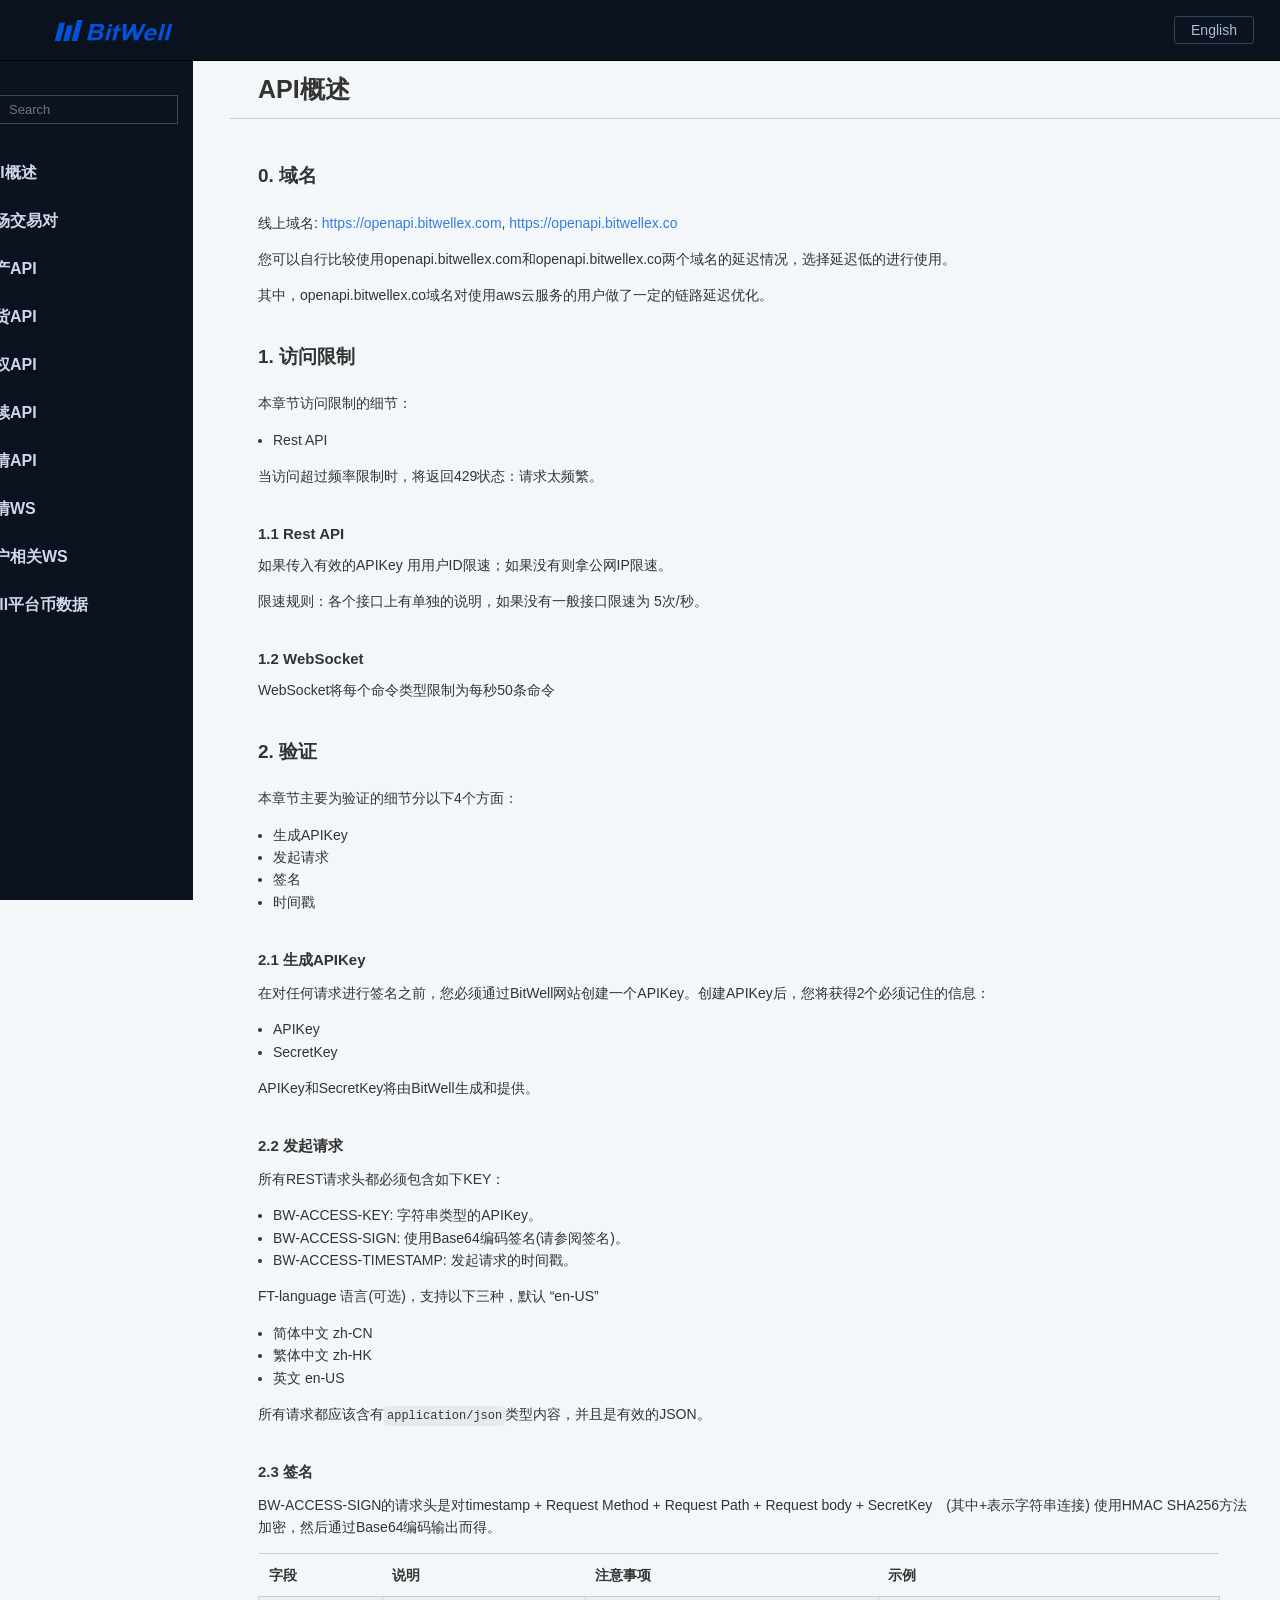
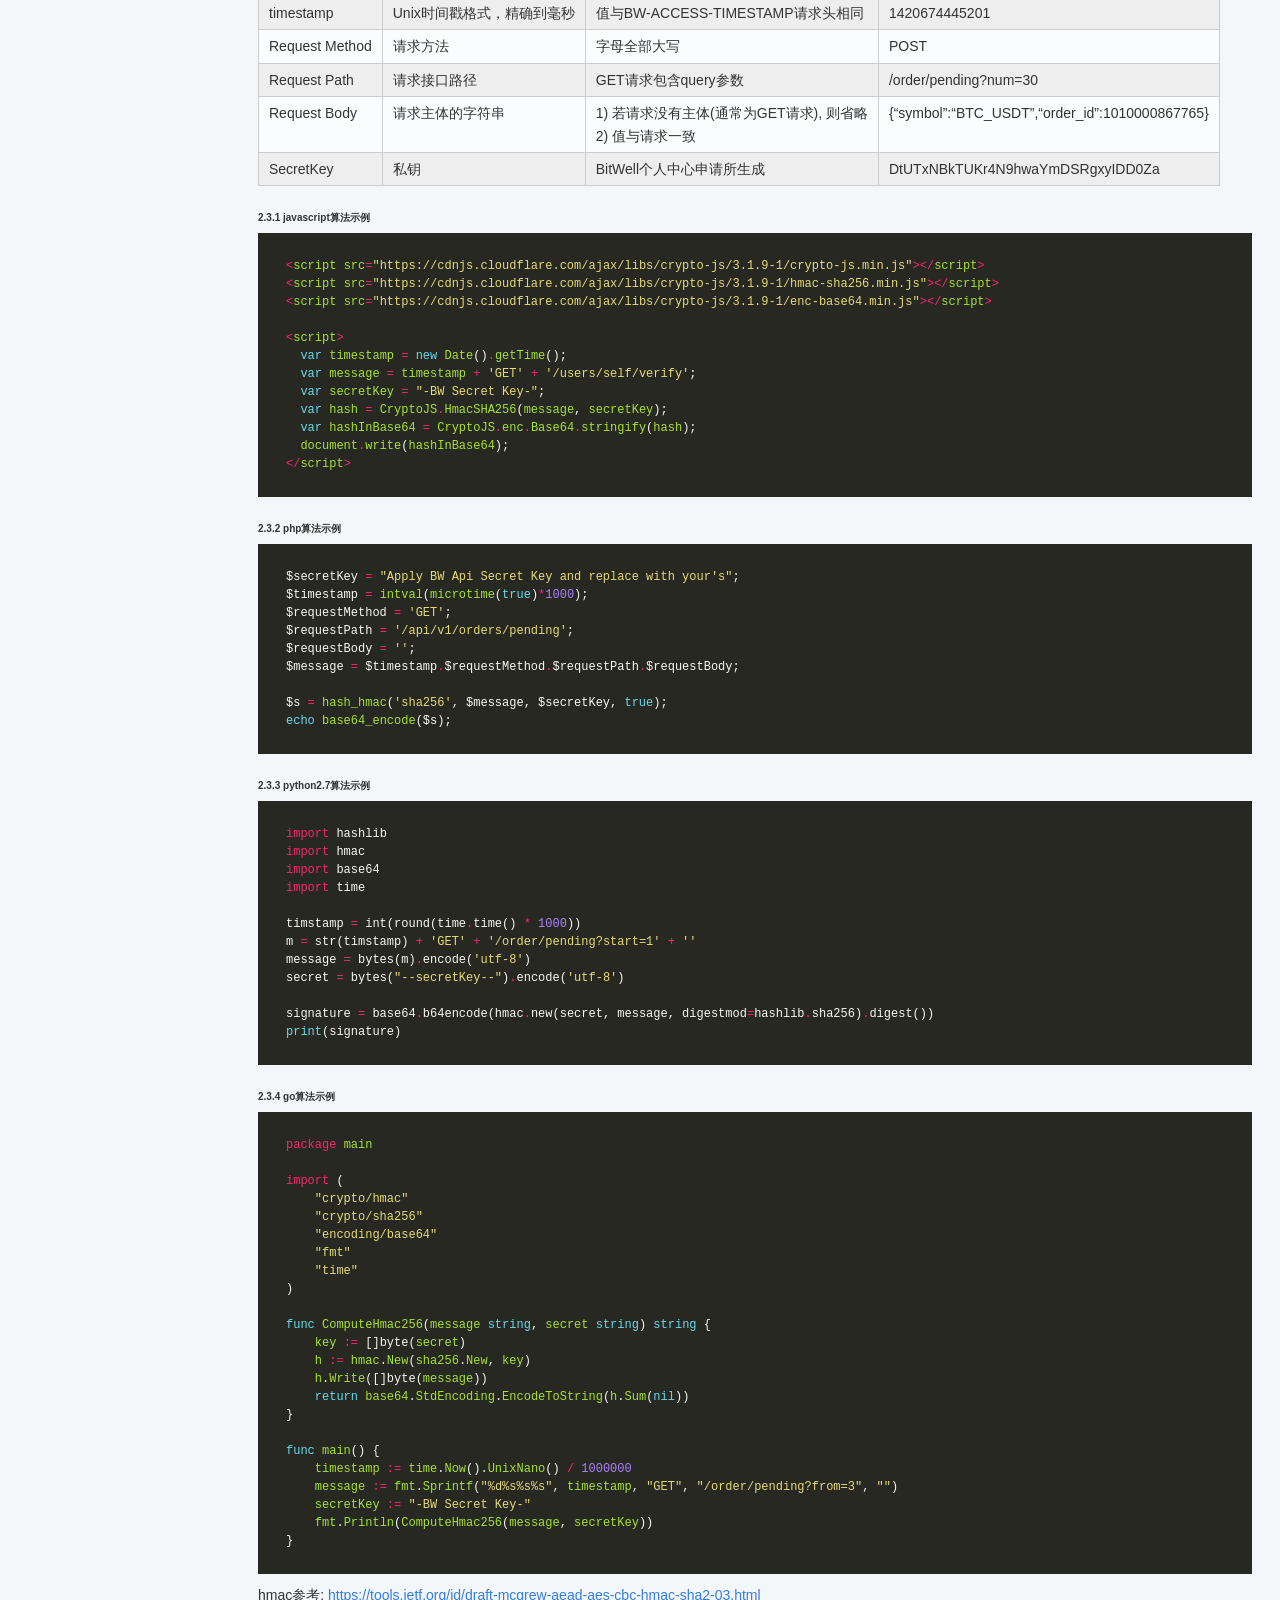
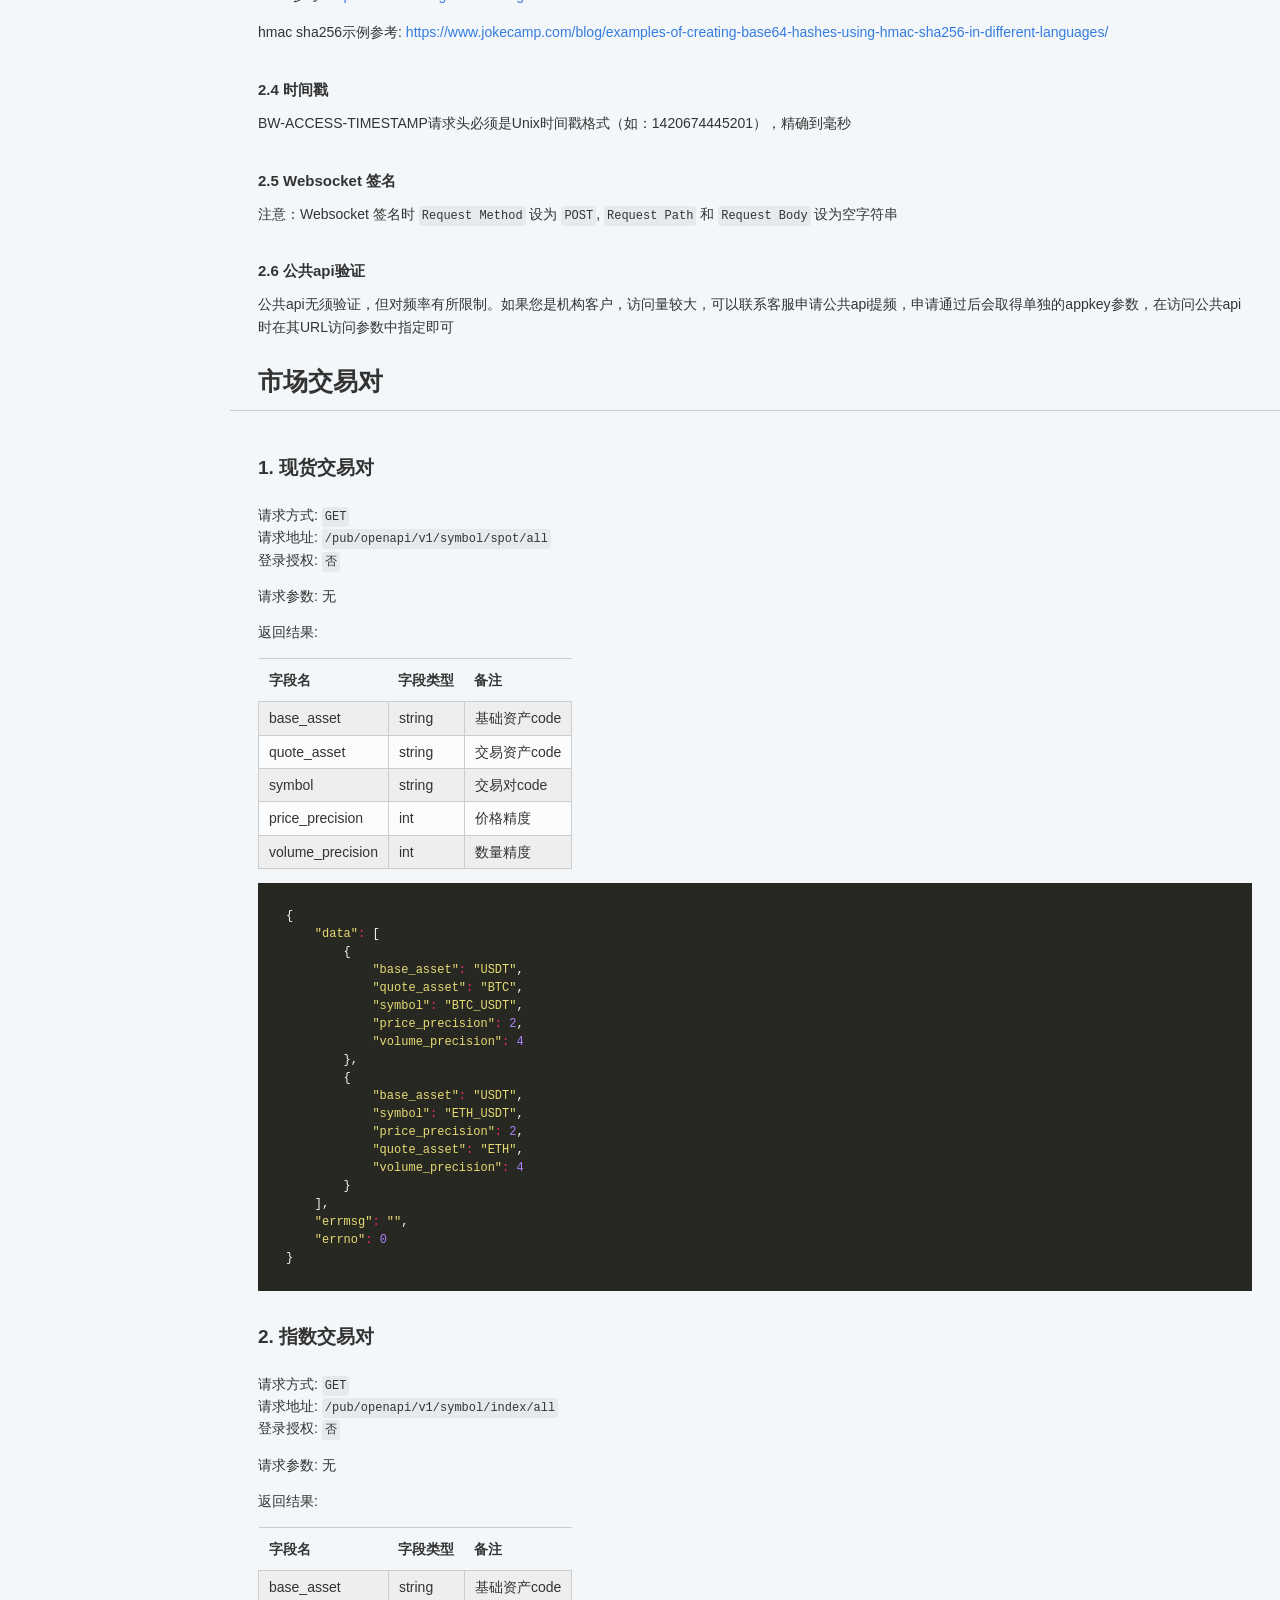
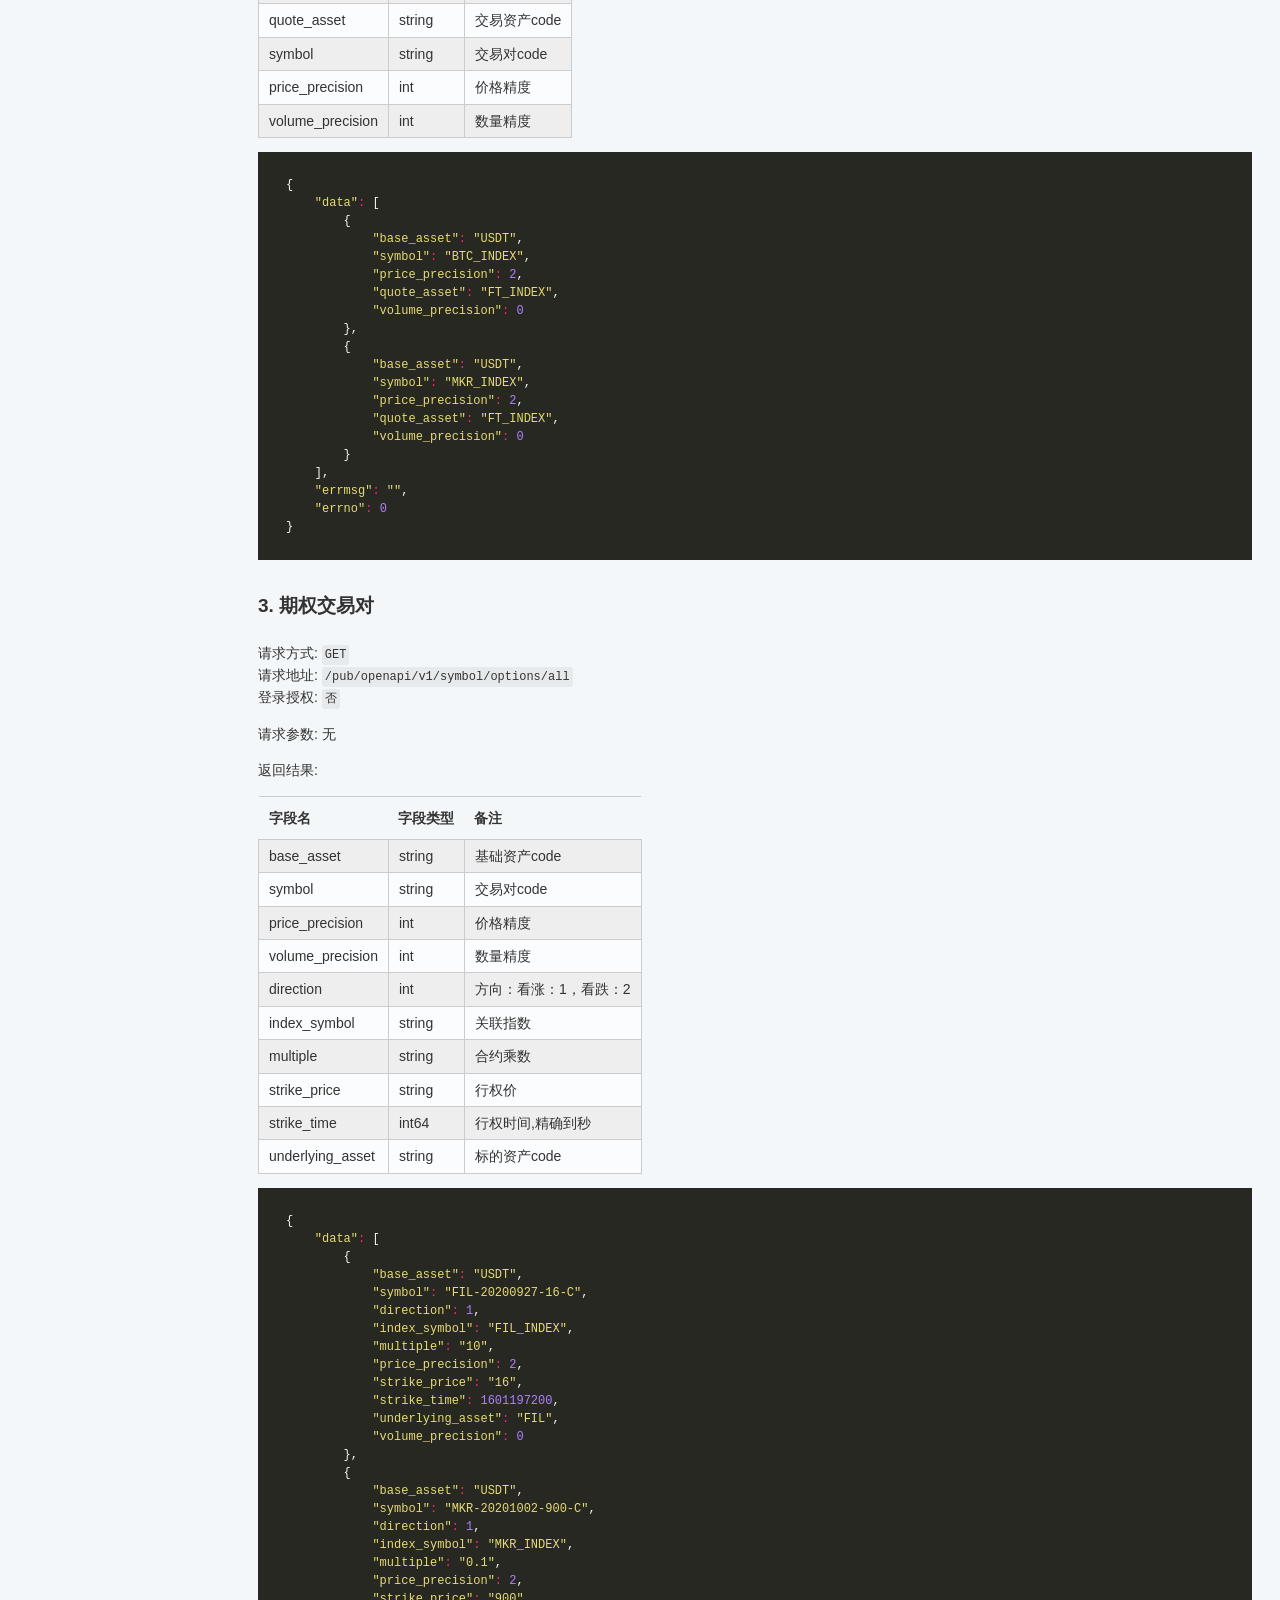
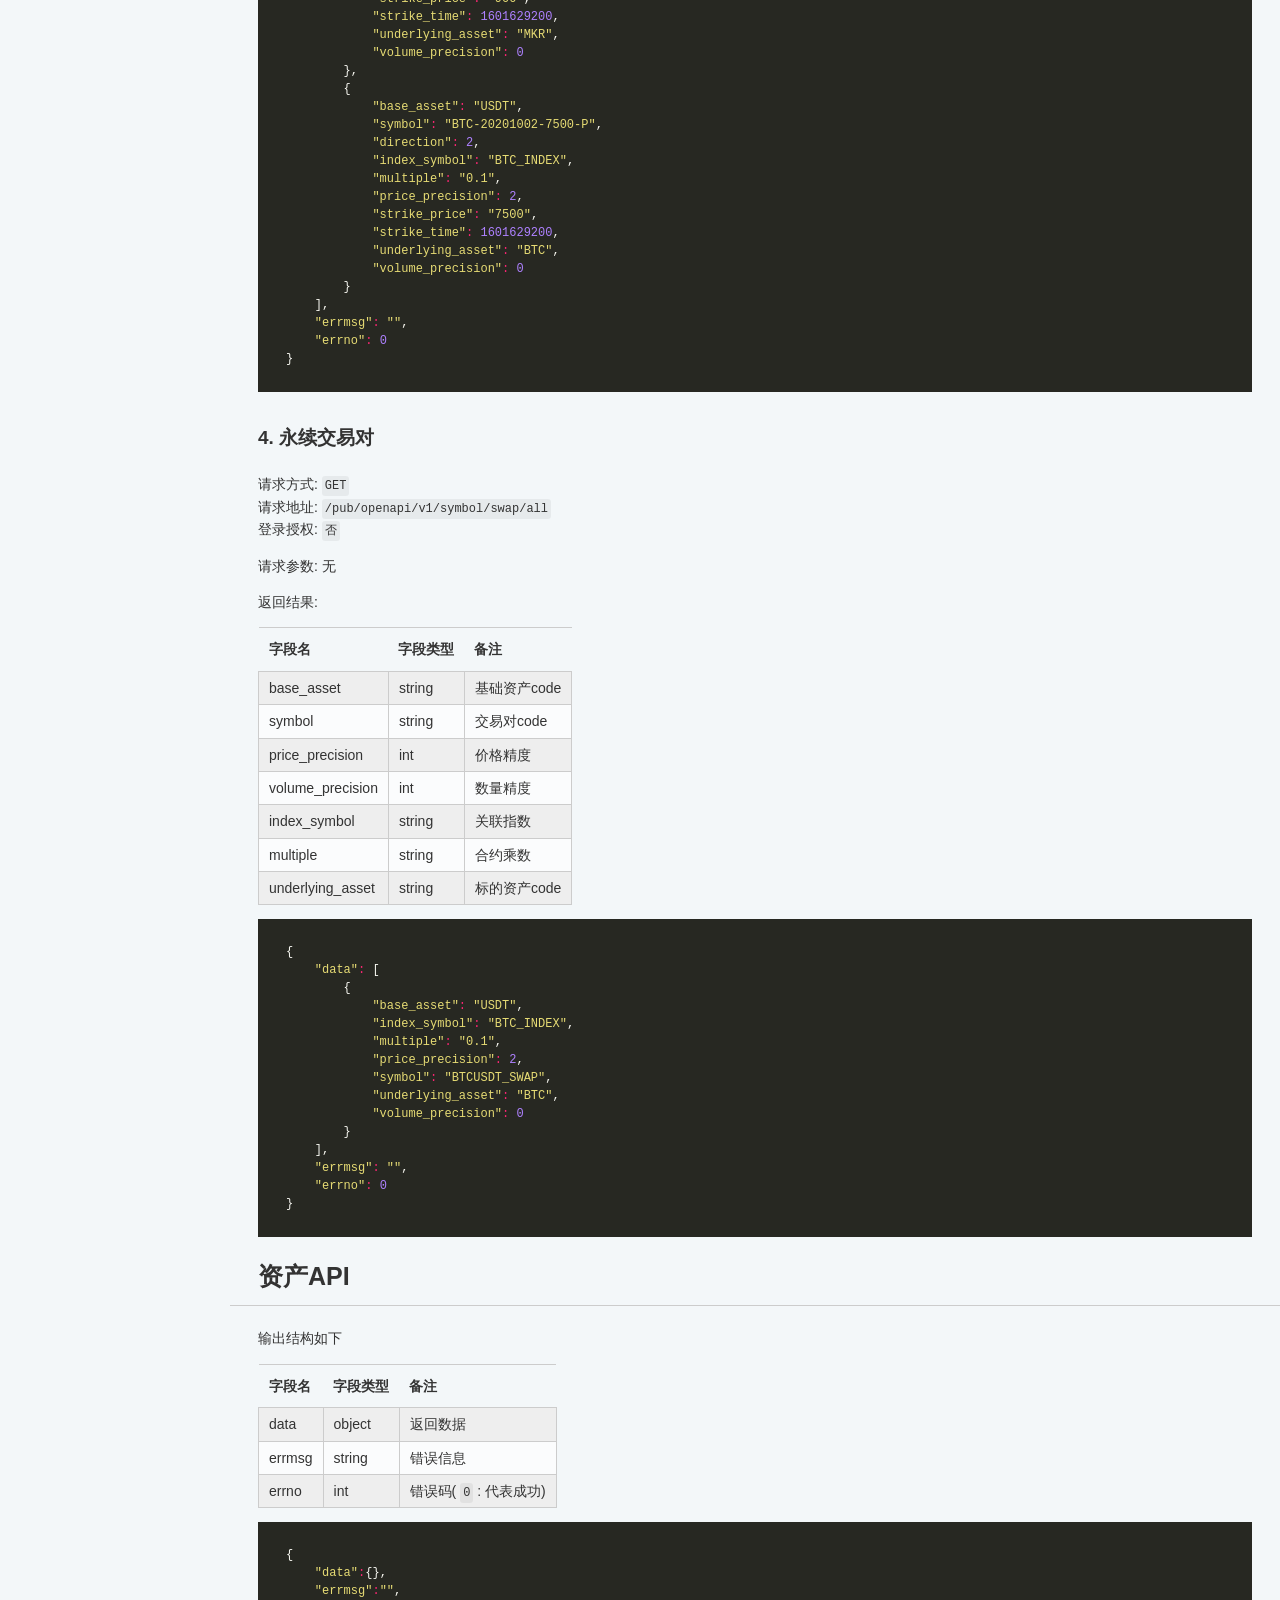
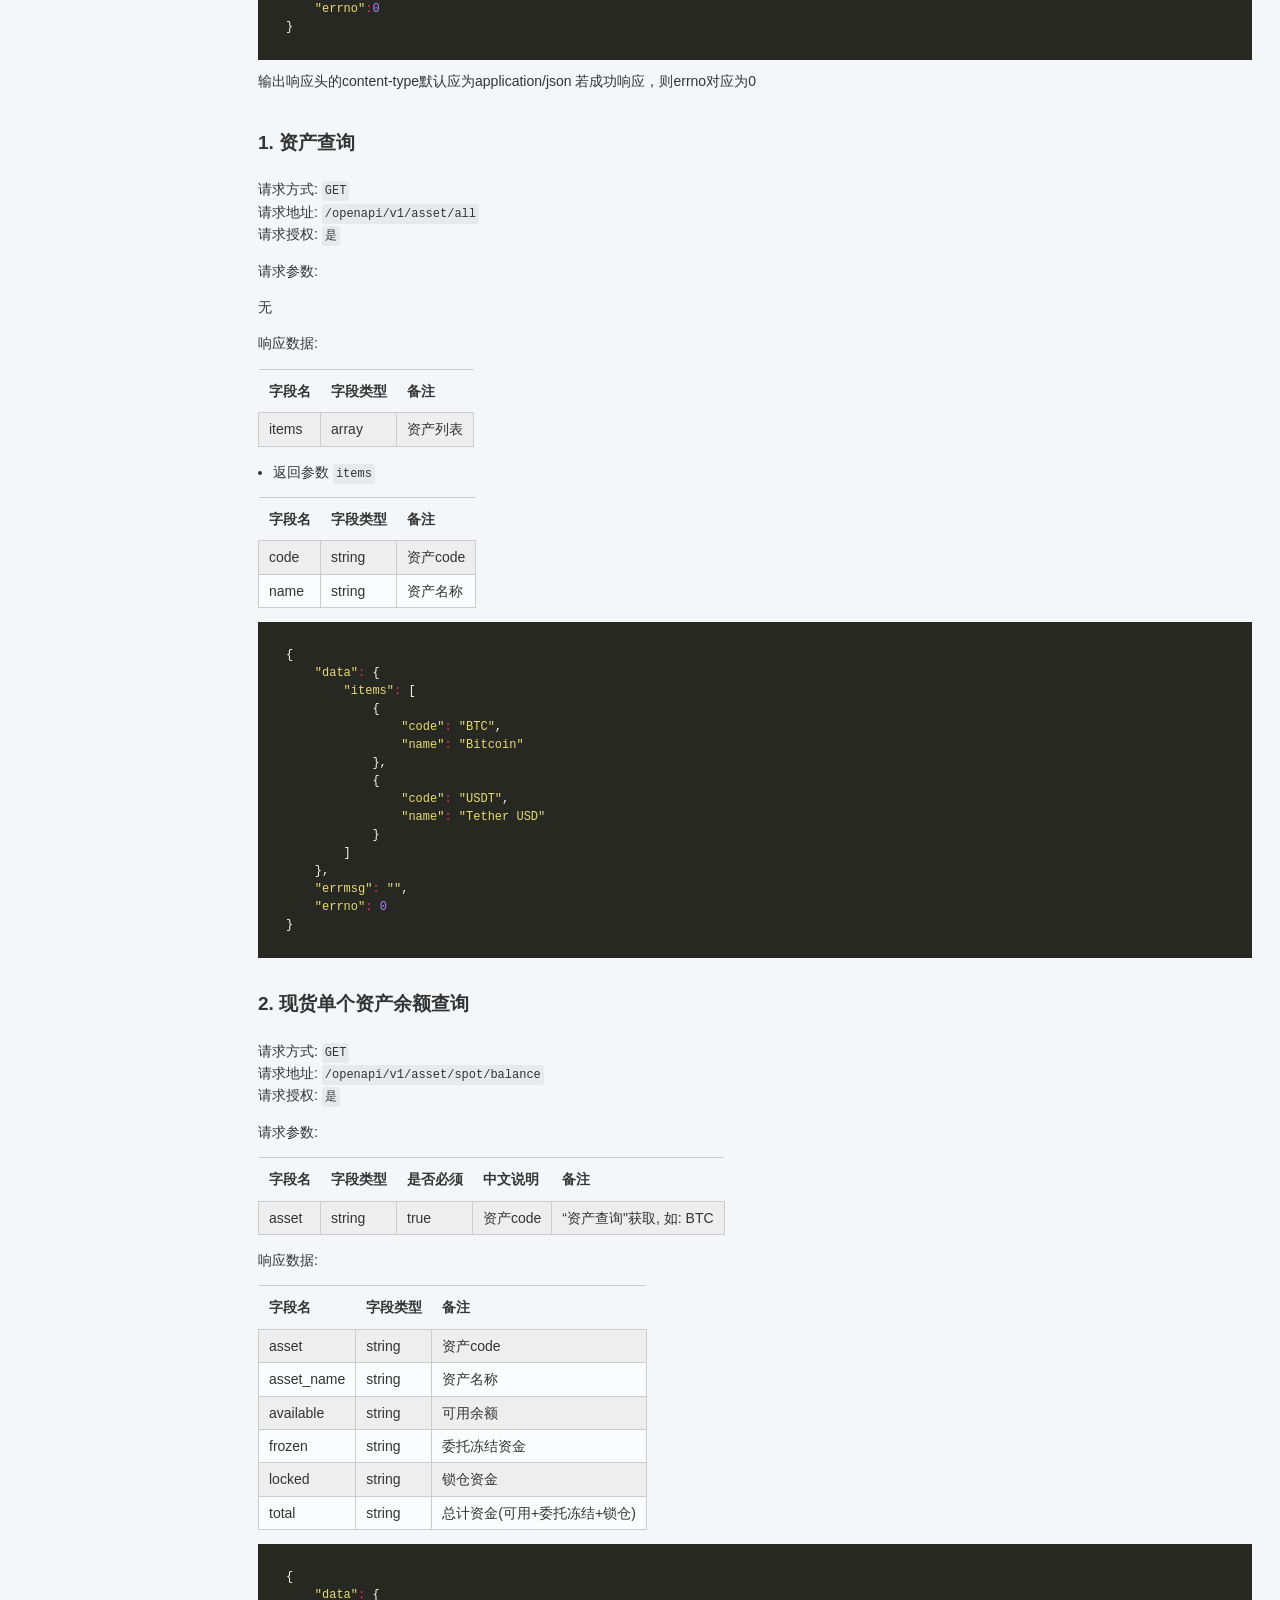
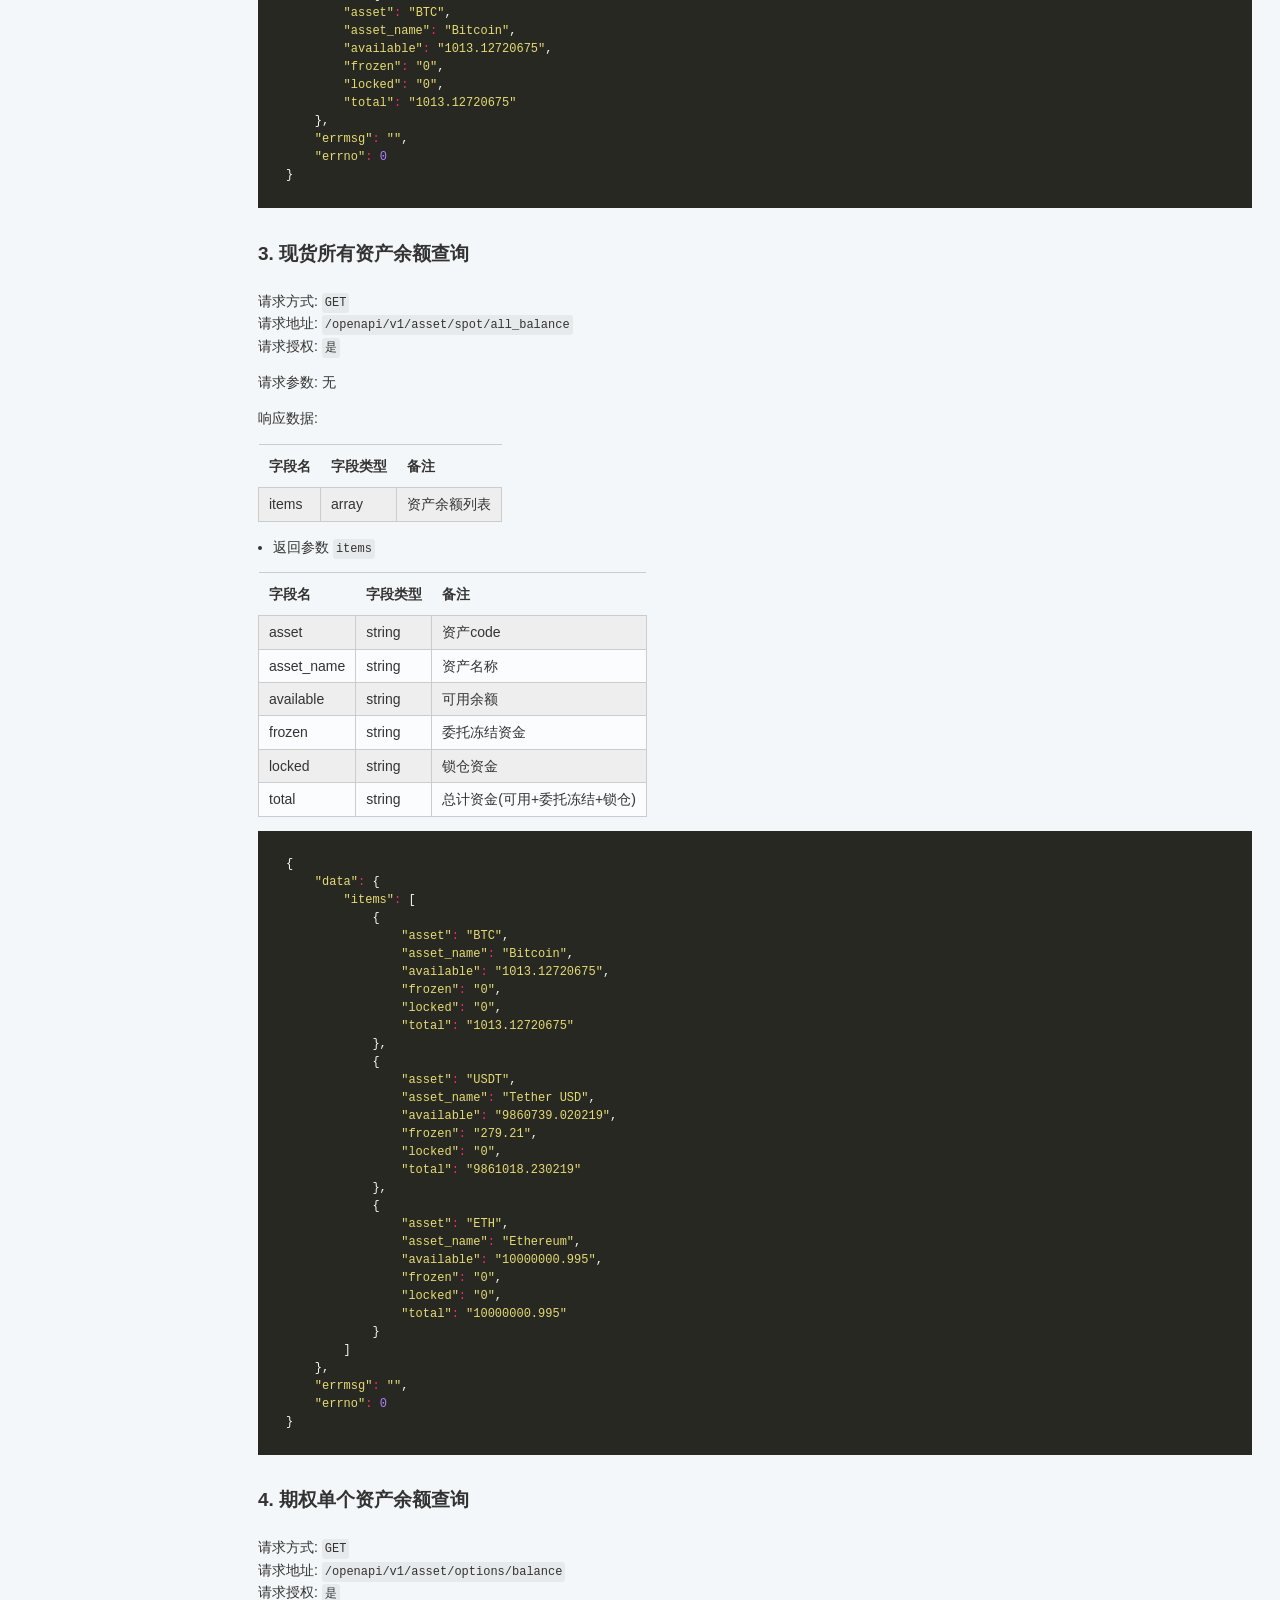
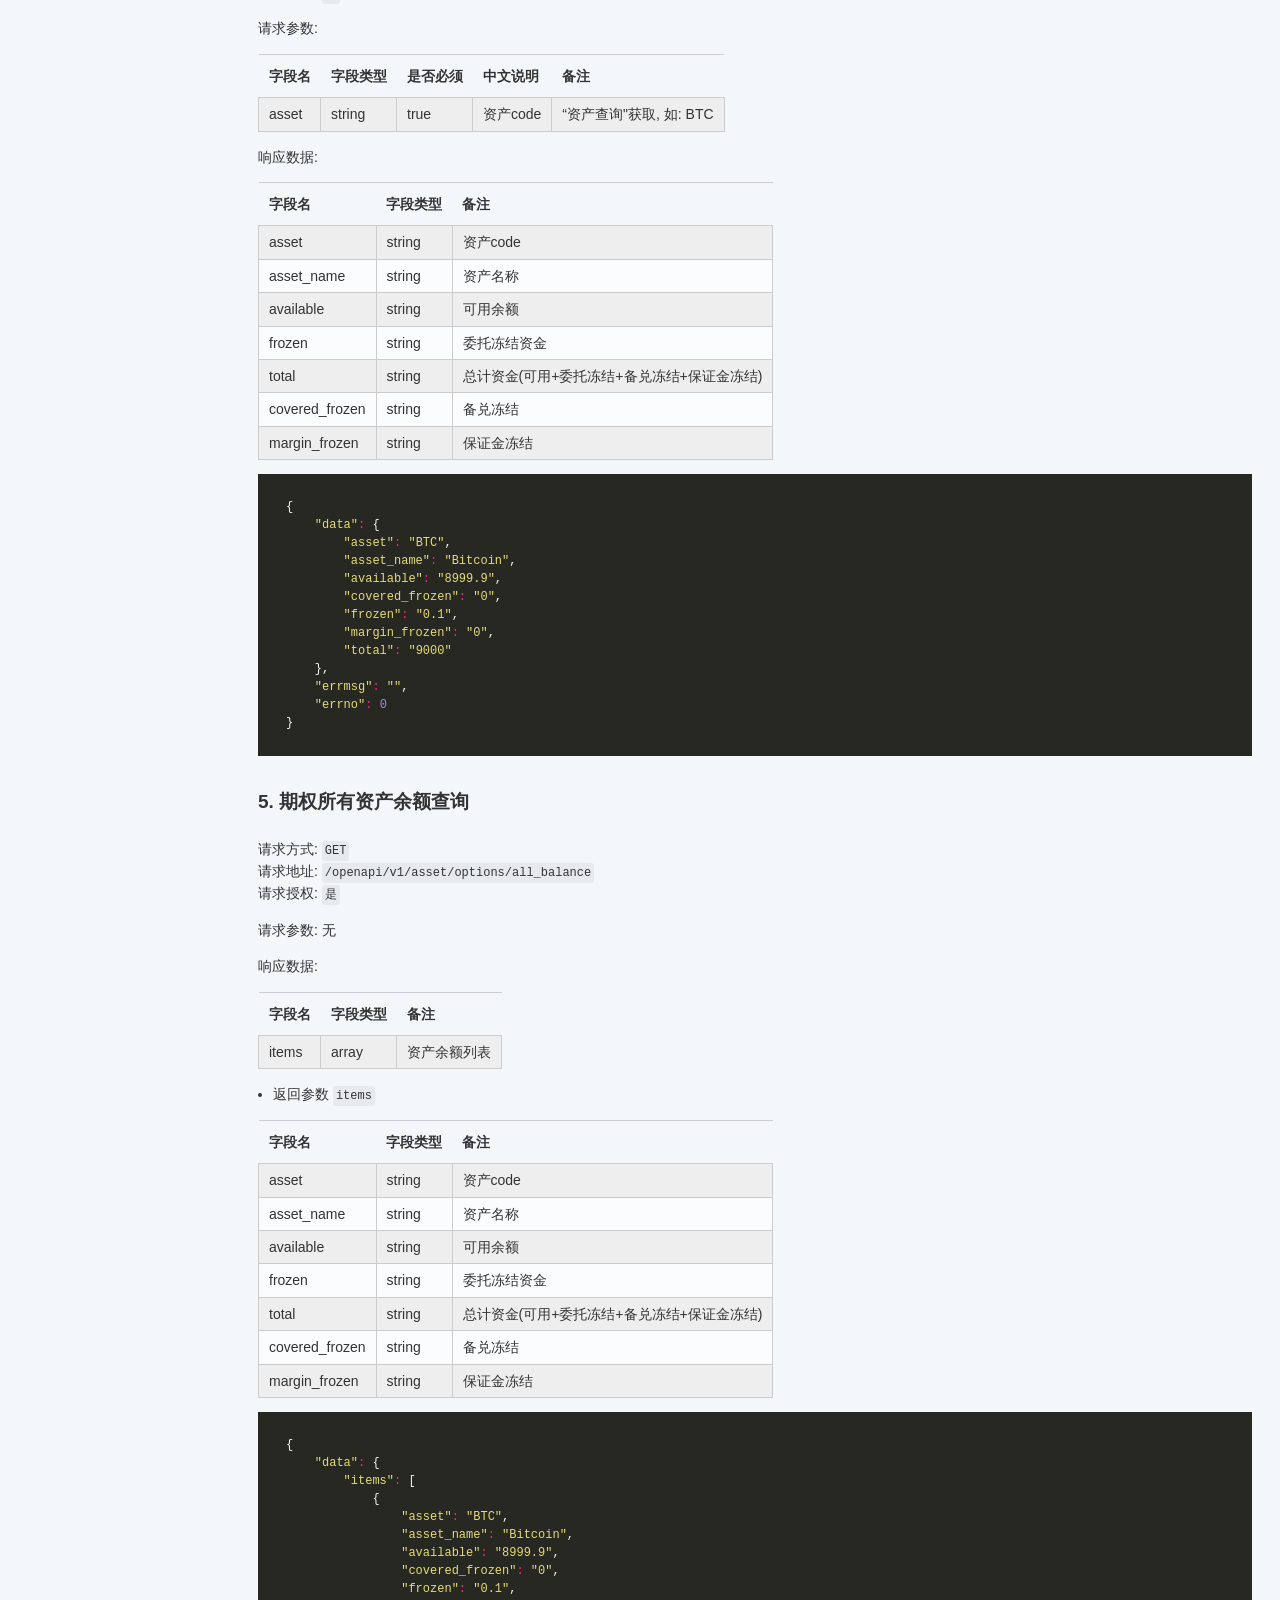
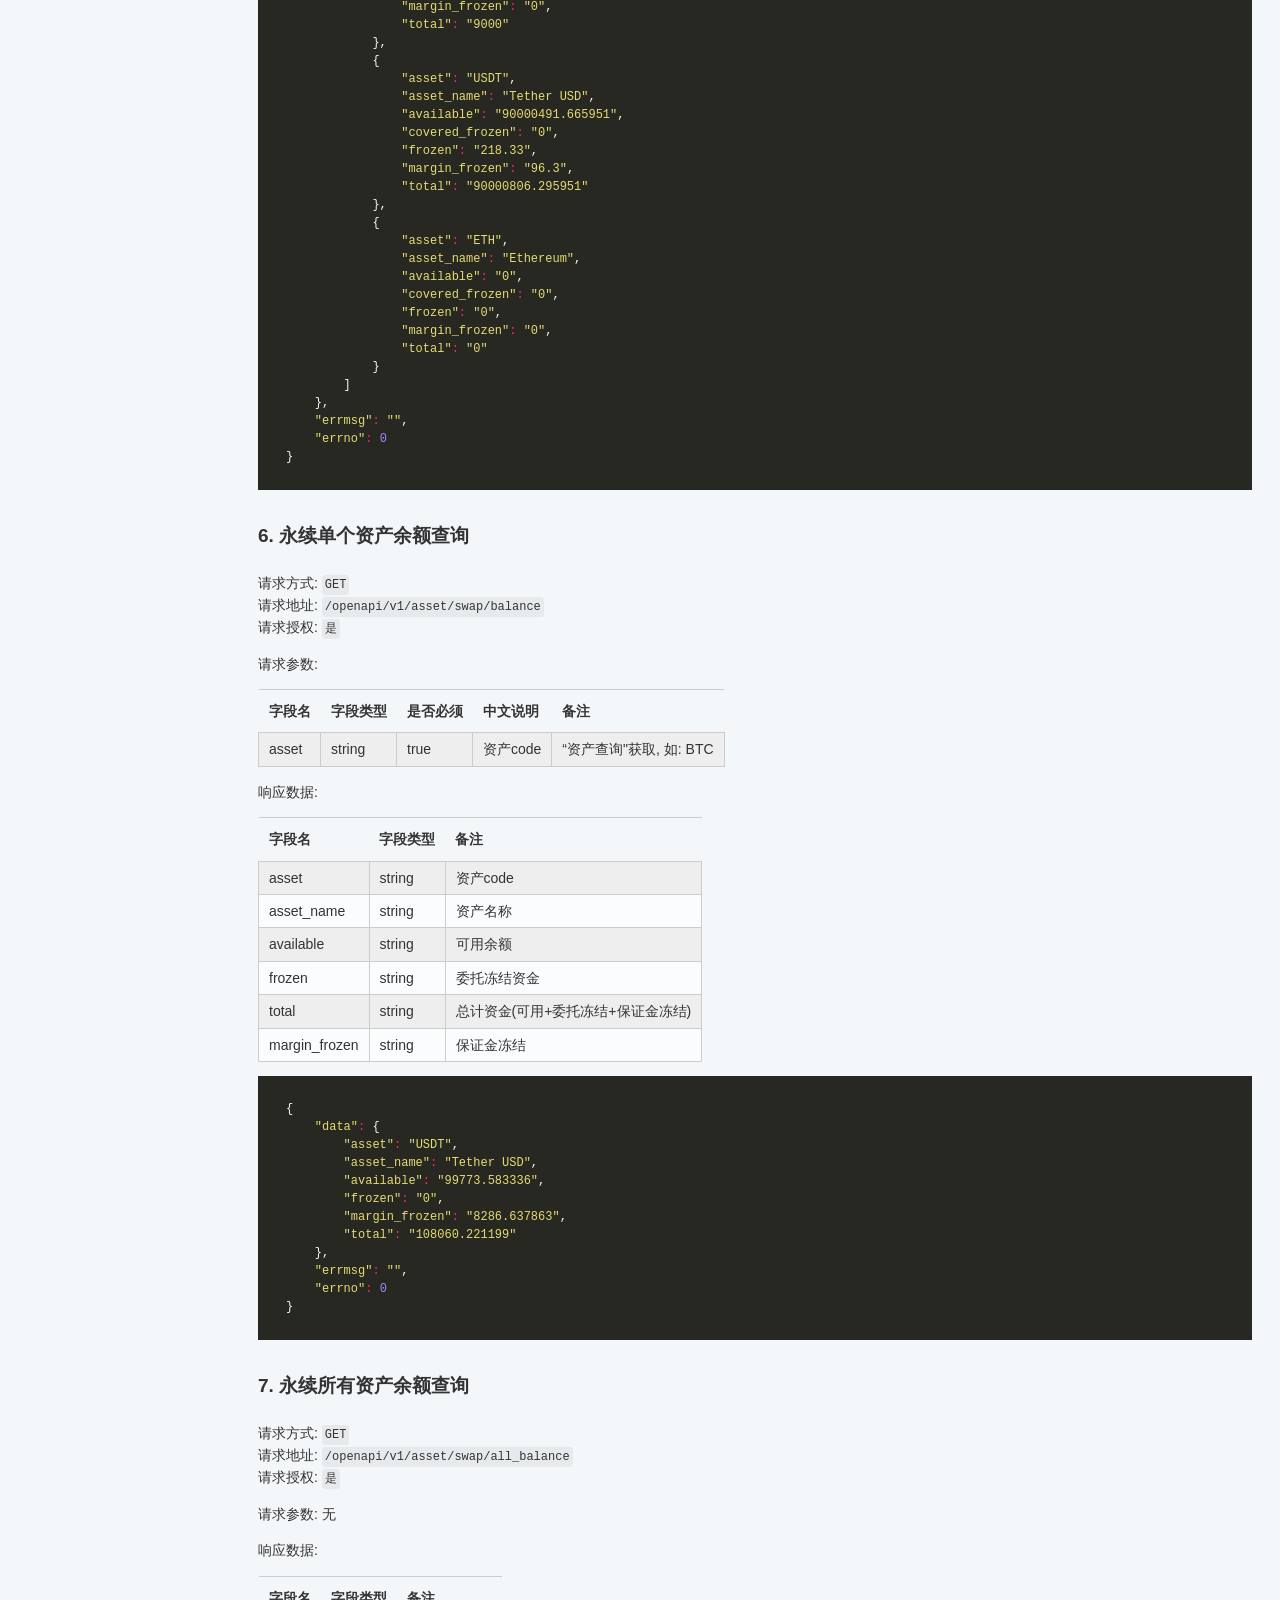
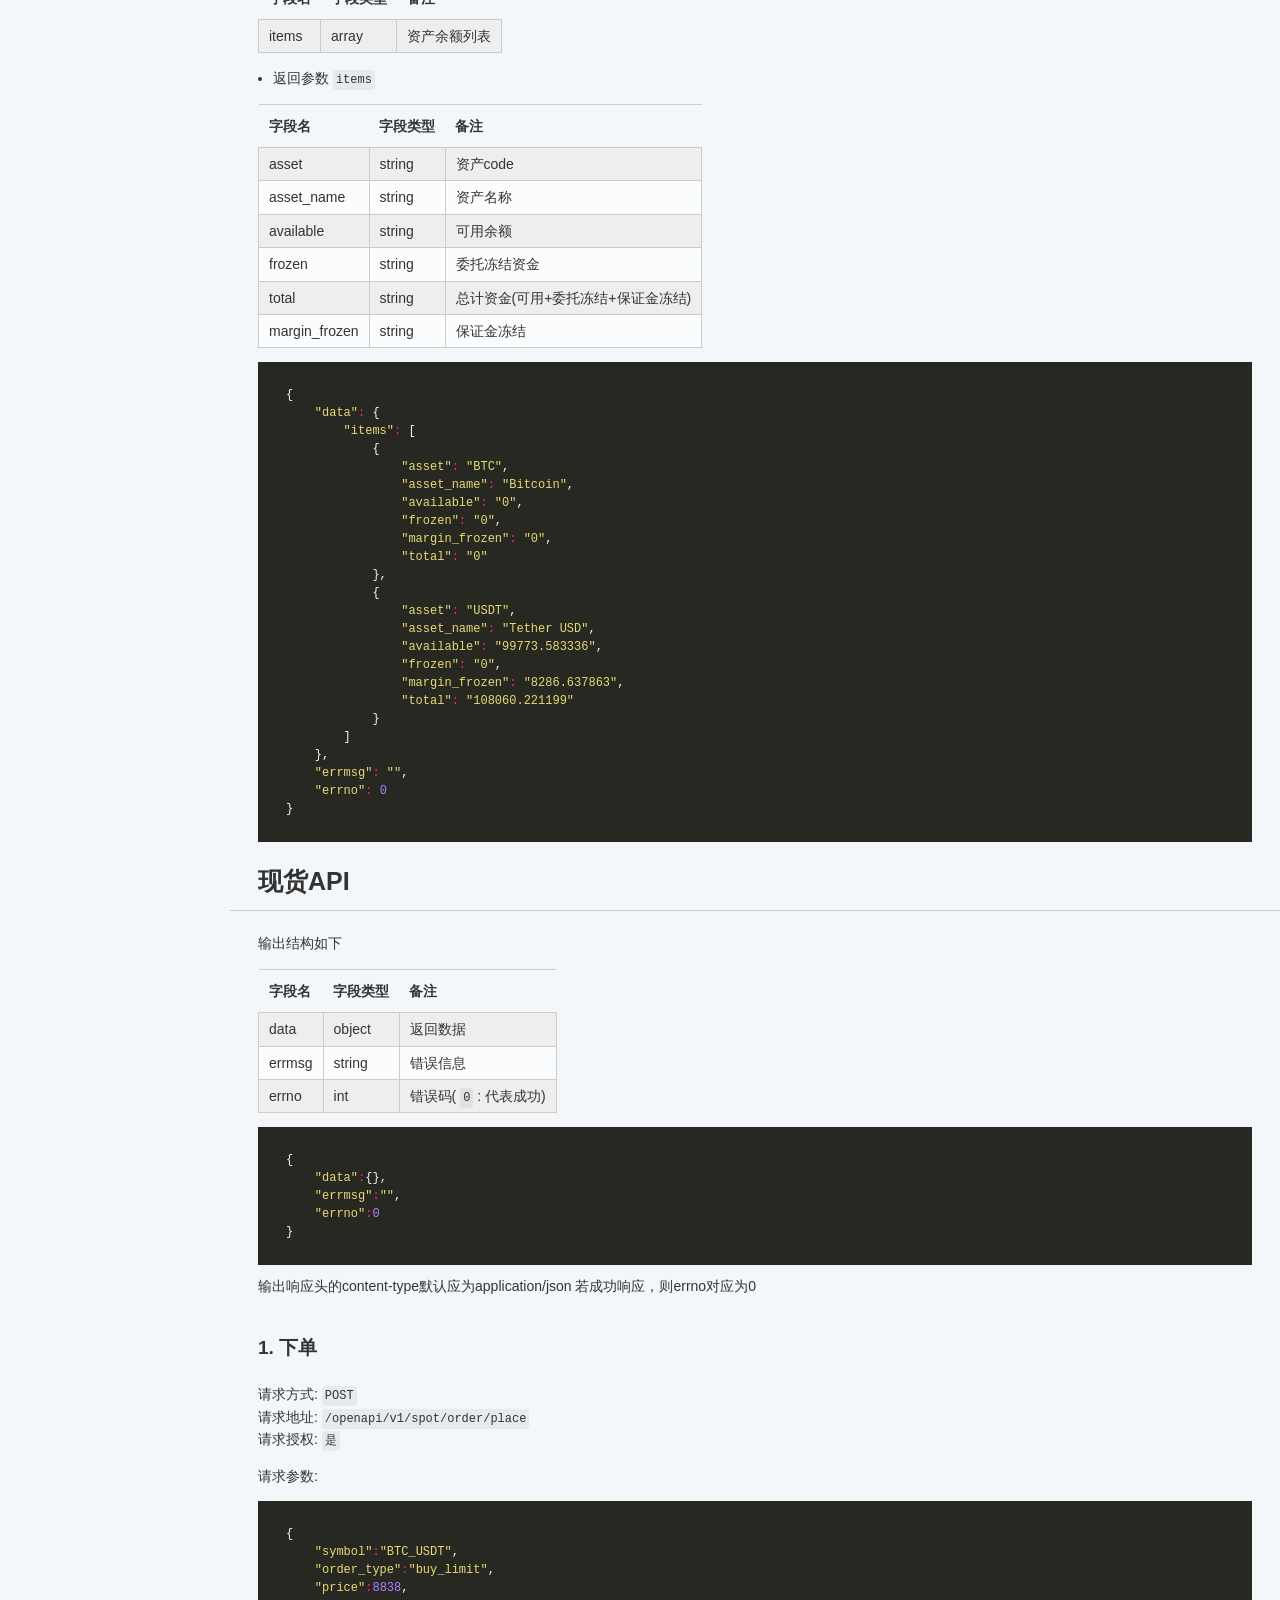
<file: zh/index.html>
<!DOCTYPE html><html><head><title>https://bitwell-tech.github.io/openapi/</title><link rel="canonical" href="https://bitwell-tech.github.io/openapi/"/><meta name="robots" content="noindex"><meta charset="utf-8" /><meta http-equiv="refresh" content="0; url=https://bitwell-tech.github.io/openapi/" /></head></html>
</file>
